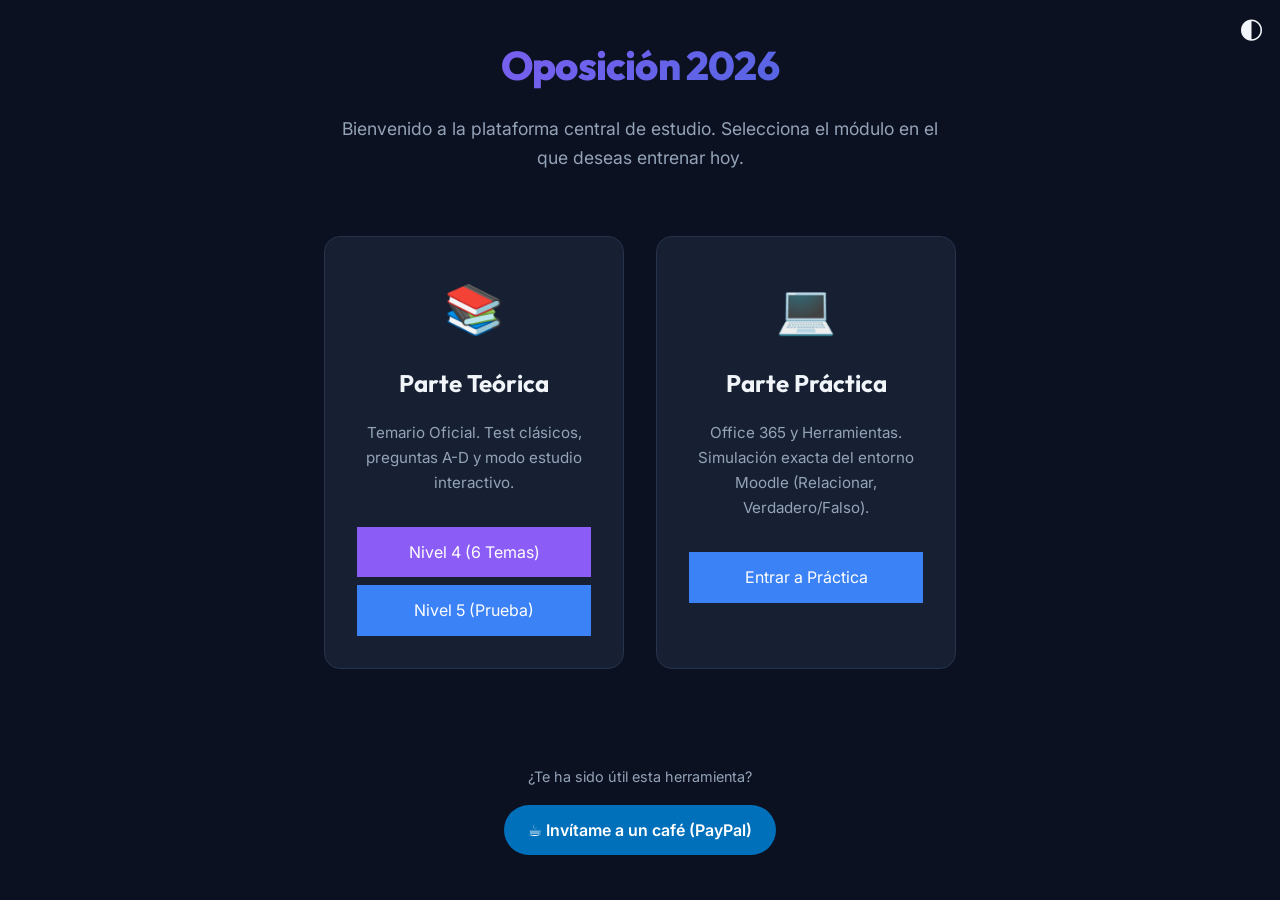
<file: index.html>
<!DOCTYPE html>
<html lang="es" data-theme="dark">
<head>
    <meta charset="UTF-8">
    <meta name="viewport" content="width=device-width, initial-scale=1.0">
    <title>Test Pro 2026 - Hub Principal</title>
    <link href="https://fonts.googleapis.com/css2?family=Inter:wght@400;500;600;700&family=Outfit:wght@500;600;700;800&display=swap" rel="stylesheet">
    <link rel="stylesheet" href="style.css?v=5">
    <style>
        .hub-container {
            display: flex;
            flex-direction: column;
            align-items: center;
            justify-content: center;
            min-height: 80vh;
            gap: 2rem;
            text-align: center;
            padding: 2rem;
        }
        .hub-title {
            font-size: 2.5rem;
            background: linear-gradient(135deg, var(--accent), #4568dc);
            -webkit-background-clip: text;
            -webkit-text-fill-color: transparent;
            margin-bottom: 1rem;
        }
        .hub-subtitle {
            color: var(--text-muted);
            font-size: 1.1rem;
            max-width: 600px;
        }
        .hub-cards {
            display: flex;
            gap: 2rem;
            flex-wrap: wrap;
            justify-content: center;
            margin-top: 2rem;
        }
        .hub-card {
            background: var(--surface);
            border: 1px solid var(--border);
            border-radius: 16px;
            padding: 2rem;
            width: 300px;
            text-decoration: none;
            color: var(--text);
            transition: all 0.3s cubic-bezier(0.4, 0, 0.2, 1);
            display: flex;
            flex-direction: column;
            align-items: center;
            gap: 1rem;
        }
        .hub-card:hover {
            transform: translateY(-10px);
            border-color: var(--accent);
            box-shadow: 0 20px 40px rgba(0, 0, 0, 0.2);
        }
        .hub-card h3 {
            font-size: 1.5rem;
            margin: 0;
        }
        .hub-card p {
            color: var(--text-muted);
            font-size: 0.95rem;
        }
        .hub-icon {
            font-size: 3rem;
        }
        .btn-theme-hub {
            position: absolute;
            top: 1rem;
            right: 1rem;
        }
    </style>
</head>
<body>
    <button id="btn-theme" class="btn-theme-hub" style="background: none; border: none; font-size: 1.5rem; cursor: pointer; color: var(--text);">🌓</button>

    <div class="hub-container">
        <div>
            <h1 class="hub-title">Oposición 2026</h1>
            <p class="hub-subtitle">Bienvenido a la plataforma central de estudio. Selecciona el módulo en el que deseas entrenar hoy.</p>
        </div>

        <div class="hub-cards">
            <div class="hub-card" id="teoria-card">
                <div class="hub-icon">📚</div>
                <h3>Parte Teórica</h3>
                <p>Temario Oficial. Test clásicos, preguntas A-D y modo estudio interactivo.</p>
                <div id="teoria-buttons" style="width: 100%; display: flex; flex-direction: column; gap: 0.5rem; margin-top: 1rem;">
                    <a href="teoria.html?nivel=4" class="btn-accent" style="text-decoration: none; padding: 0.75rem;">Nivel 4 (6 Temas)</a>
                    <a href="teoria.html?nivel=5" class="btn-primary" style="text-decoration: none; padding: 0.75rem;">Nivel 5 (Prueba)</a>
                </div>
            </div>

            <a href="practica.html" class="hub-card">
                <div class="hub-icon">💻</div>
                <h3>Parte Práctica</h3>
                <p>Office 365 y Herramientas. Simulación exacta del entorno Moodle (Relacionar, Verdadero/Falso).</p>
                <div class="btn-primary" style="width: 100%; text-align: center; margin-top: 1rem;">Entrar a Práctica</div>
            </a>
        </div>

        <div style="margin-top: 4rem; text-align: center;">
            <p style="color: var(--text-muted); font-size: 0.9rem; margin-bottom: 1rem;">¿Te ha sido útil esta herramienta?</p>
            <a href="https://paypal.me/DANIELRUBIOVARGAS" target="_blank" rel="noopener noreferrer" style="display: inline-flex; align-items: center; gap: 0.5rem; background: #0070ba; color: white; padding: 0.75rem 1.5rem; border-radius: 2rem; text-decoration: none; font-weight: 600; transition: transform 0.2s;">
                ☕ Invítame a un café (PayPal)
            </a>
        </div>
    </div>

    <script>
        // Simple theme toggle for hub
        const savedTheme = localStorage.getItem('theme') || 'dark';
        document.documentElement.setAttribute('data-theme', savedTheme);
        document.getElementById('btn-theme').addEventListener('click', () => {
            const current = document.documentElement.getAttribute('data-theme');
            const next = current === 'dark' ? 'light' : 'dark';
            document.documentElement.setAttribute('data-theme', next);
            localStorage.setItem('theme', next);
        });
    </script>
</body>
</html>
</file>
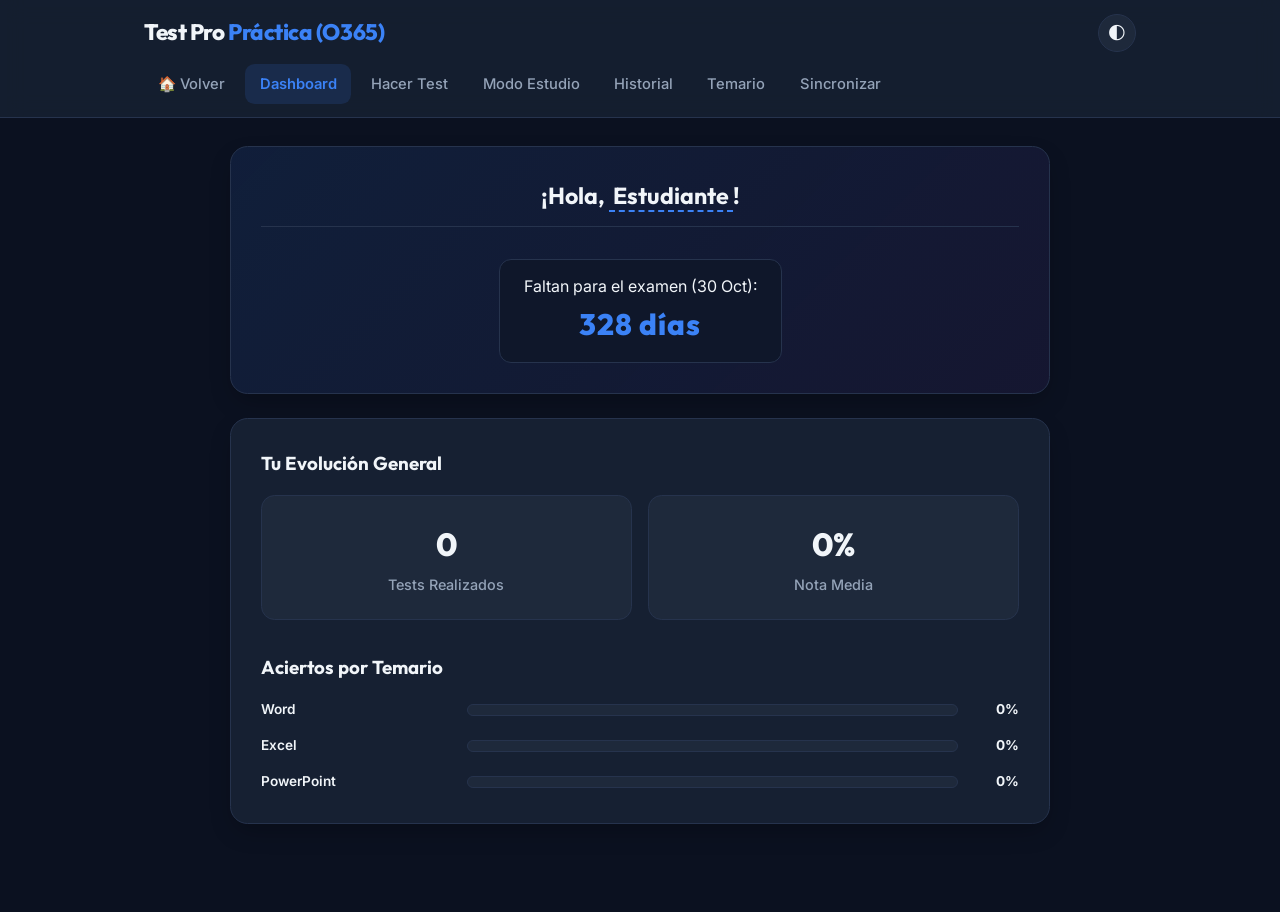
<file: practica.html>
<!DOCTYPE html>
<html lang="es" data-theme="dark">
<head>
    <meta charset="UTF-8">
    <meta name="viewport" content="width=device-width, initial-scale=1.0">
    <title>Test Práctica Office</title>
    <link rel="preconnect" href="https://fonts.googleapis.com">
    <link rel="preconnect" href="https://fonts.gstatic.com" crossorigin>
    <link href="https://fonts.googleapis.com/css2?family=Inter:wght@400;500;600;700&family=Outfit:wght@500;600;700;800&display=swap" rel="stylesheet">
    <link rel="stylesheet" href="style.css?v=5">
</head>
<body>

    <header>
        <div class="header-content">
            <div style="display: flex; justify-content: space-between; align-items: center; width: 100%;">
                <h1>Test Pro <span>Práctica (O365)</span></h1>
                <div style="display: flex; gap: 0.5rem; align-items: center;">
                    <button id="btn-theme" class="btn-theme" title="Alternar Modo Claro/Oscuro">🌓</button>
                    <button id="btn-menu" class="btn-menu">☰</button>
                </div>
            </div>
            <nav id="main-nav" class="main-nav">
                <a href="index.html" class="nav-btn" style="text-decoration:none;">🏠 Volver</a>
                <button id="nav-dashboard" class="nav-btn active">Dashboard</button>
                <button id="nav-config" class="nav-btn">Hacer Test</button>
                <button id="nav-study" class="nav-btn">Modo Estudio</button>
                <button id="nav-history" class="nav-btn">Historial</button>
                <button id="nav-manager" class="nav-btn">Temario</button>
                <button id="nav-sync" class="nav-btn">Sincronizar</button>
            </nav>
        </div>
    </header>

    <main class="main-content">
        <!-- FLOTANTES GLOBALES -->
        <div id="test-floating-progress" class="floating-progress hidden"></div>
        <div id="study-floating-progress" class="floating-progress hidden">0 / 0 Vistas</div>

        <!-- PANTALLA DASHBOARD -->
        <section id="screen-dashboard" class="screen active">
            <div class="card dashboard-header">
                <h2>¡Hola, <span id="user-name" class="editable-name" contenteditable="true" title="Haz clic para editar">Estudiante</span>!</h2>
                <div class="countdown-box">
                    <p class="exam-date-label">Faltan para el examen (30 Oct):</p>
                    <div class="countdown-timer" id="countdown">Cargando...</div>
                </div>
            </div>

            <div class="card">
                <h3>Tu Evolución General</h3>
                <div class="stats-overview">
                    <div class="stat-box">
                        <span class="stat-val" id="dash-total-tests">0</span>
                        <span class="stat-label">Tests Realizados</span>
                    </div>
                    <div class="stat-box">
                        <span class="stat-val" id="dash-avg-score">0%</span>
                        <span class="stat-label">Nota Media</span>
                    </div>
                </div>
                
                <h3 class="margin-top">Aciertos por Temario</h3>
                <div class="charts-container" id="theme-charts">
                    <!-- Barras generadas en JS -->
                </div>
            </div>
        </section>

        <!-- PANTALLA CONFIGURACIÓN -->
        <section id="screen-config" class="screen">
            <div class="card config-card">
                <h2>Configura tu Examen</h2>
                
                <div class="config-group">
                    <label>Modo de vista</label>
                    <div class="toggle-group">
                        <label class="radio-label">
                            <input type="radio" name="view-mode" value="card" checked>
                            <span>Tarjeta (1 a 1)</span>
                        </label>
                        <label class="radio-label">
                            <input type="radio" name="view-mode" value="list">
                            <span>Lista Continua</span>
                        </label>
                    </div>
                </div>

                <div class="config-group">
                    <label>Opciones Adicionales</label>
                    <label class="checkbox-label">
                        <input type="checkbox" id="shuffle-questions" checked>
                        <span>Desordenar Preguntas</span>
                    </label>
                    <label class="checkbox-label">
                        <input type="checkbox" id="shuffle-options" checked>
                        <span>Desordenar Respuestas (A,B,C,D)</span>
                    </label>
                    <label class="checkbox-label">
                        <input type="checkbox" id="hide-letters">
                        <span>Ocultar Letras (A,B,C,D) visualmente</span>
                    </label>
                </div>

                <div class="config-group">
                    <label for="num-questions">Número de Preguntas (<span id="num-val">Todas</span>)</label>
                    <input type="range" id="num-questions" min="1" max="100" value="100">
                    <small>Mueve el deslizador a tope a la derecha para hacer 'Todas'</small>
                </div>

                <div class="config-group">
                    <label>Selecciona Temas a incluir</label>
                    <div class="themes-container" id="themes-container">
                        <!-- Themes injected via JS -->
                    </div>
                    <button class="btn-secondary btn-sm" id="btn-toggle-themes">Marcar/Desmarcar Todos</button>
                </div>

                <button id="btn-start" class="btn-primary btn-large">Comenzar Test Personalizado</button>

                <div style="margin-top: 1.5rem; border-top: 1px solid var(--border); padding-top: 1.5rem; text-align: center;">
                    <p class="text-muted" style="margin-bottom: 0.5rem;">¿Prefieres un simulacro directo?</p>
                    <button id="btn-quick-100" class="btn-accent" style="width: 100%;">Simulacro 100 Preguntas Aleatorias (Todo el Temario)</button>
                </div>
            </div>
        </section>

        <!-- PANTALLA TEST -->
        <section id="screen-test" class="screen">
            <div class="test-header">
                <div class="progress-bar-container">
                    <div id="progress-bar" class="progress-bar"></div>
                </div>
                <div class="test-meta">
                    <span id="question-counter">Pregunta 1 de 10</span>
                    <div class="test-controls-inline">
                        <label class="auto-advance-pill" id="auto-advance-wrap" title="Pasa automáticamente a la siguiente pregunta al elegir una opción de respuesta única">
                            <input type="checkbox" id="auto-advance-toggle">
                            <span>⚡ Avance auto</span>
                        </label>
                        <button id="btn-finish-top" class="btn-accent btn-sm">Finalizar Test</button>
                    </div>
                </div>
            </div>

            <div id="questions-container">
                <!-- Questions injected via JS -->
            </div>

            <div class="test-footer">
                <button id="btn-prev" class="btn-secondary hidden">⬅ Anterior</button>
                <button id="btn-next" class="btn-primary hidden">Siguiente ➡</button>
                <button id="btn-finish" class="btn-accent hidden">🏁 Finalizar y Corregir</button>
            </div>
            <div id="keyboard-hint" class="keyboard-hint">💡 Atajos en PC: <b>A-D</b> o <b>1-4</b> para responder · <b>⬅ ➡</b> para navegar · Clic en la misma opción para dejar en blanco</div>
        </section>

        <!-- PANTALLA RESULTADOS -->
        <section id="screen-results" class="screen">
            <div class="card results-card">
                <h2>Resultados del Test</h2>
                <div class="score-circle">
                    <svg viewBox="0 0 36 36" class="circular-chart">
                        <path class="circle-bg"
                        d="M18 2.0845
                            a 15.9155 15.9155 0 0 1 0 31.831
                            a 15.9155 15.9155 0 0 1 0 -31.831"
                        />
                        <path class="circle" id="score-circle-path"
                        stroke-dasharray="0, 100"
                        d="M18 2.0845
                            a 15.9155 15.9155 0 0 1 0 31.831
                            a 15.9155 15.9155 0 0 1 0 -31.831"
                        />
                        <text x="18" y="20.35" class="percentage" id="score-text">0%</text>
                    </svg>
                </div>
                <div class="stats">
                    <div class="stat-box correct">
                        <span class="stat-val" id="res-correct">0</span>
                        <span class="stat-label">Correctas</span>
                    </div>
                    <div class="stat-box incorrect">
                        <span class="stat-val" id="res-incorrect">0</span>
                        <span class="stat-label">Falladas</span>
                    </div>
                    <div class="stat-box omitted">
                        <span class="stat-val" id="res-omitted">0</span>
                        <span class="stat-label">En Blanco</span>
                    </div>
                </div>
                <div class="results-actions">
                    <button id="btn-review" class="btn-secondary">Repasar Fallos</button>
                    <button id="btn-home" class="btn-primary">Ir al Dashboard</button>
                </div>
            </div>

            <!-- Review Section -->
            <div id="review-container" class="hidden">
                <h3 class="review-title">Revisión de Errores</h3>
                <div id="review-questions"></div>
            </div>
        </section>

        <!-- PANTALLA CONFIGURACIÓN ESTUDIO -->
        <section id="screen-study-config" class="screen">
            <div class="card config-card">
                <h2>Configura tu Modo Estudio</h2>
                <p class="text-muted" style="margin-bottom: 1.5rem;">Repasa las preguntas a tu ritmo. Te diremos al instante cuál es la correcta sin guardar nota.</p>
                
                <div class="config-group">
                    <label>Filtros de Estudio</label>
                    <label class="checkbox-label" style="border-left: 4px solid var(--danger);">
                        <input type="checkbox" id="study-only-failed">
                        <span>Estudiar SOLO las preguntas que tengo en Fallos Acumulados</span>
                    </label>
                    <label class="checkbox-label">
                        <input type="checkbox" id="study-original-order">
                        <span>Mantener Orden Original de Preguntas</span>
                    </label>
                    <label class="checkbox-label">
                        <input type="checkbox" id="study-shuffle-options">
                        <span>Desordenar Respuestas (A,B,C,D)</span>
                    </label>
                    <label class="checkbox-label">
                        <input type="checkbox" id="study-hide-letters">
                        <span>Ocultar Letras (A,B,C,D) visualmente</span>
                    </label>
                </div>

                <div class="config-group" id="study-themes-group">
                    <label>Selecciona Temas a repasar</label>
                    <div class="themes-container" id="study-themes-container">
                        <!-- Themes injected via JS -->
                    </div>
                    <button class="btn-secondary btn-sm" id="btn-toggle-study-themes">Marcar/Desmarcar Todos</button>
                </div>

                <button id="btn-start-study" class="btn-accent btn-large">Comenzar a Estudiar</button>
            </div>
        </section>

        <!-- PANTALLA EJECUCIÓN ESTUDIO -->
        <section id="screen-study-run" class="screen">
            <div class="test-header">
                <div class="progress-bar-container">
                    <div id="study-progress-bar" class="progress-bar" style="background: var(--accent);"></div>
                </div>
                <div class="test-meta">
                    <span id="study-question-counter"></span>
                </div>
                <p class="text-muted" style="text-align: center; margin-top: 1rem; font-size: 0.85rem;">Las respuestas correctas se iluminarán automáticamente a medida que vayas haciendo scroll.</p>
            </div>

            <div id="study-questions-container">
                <!-- Question injected via JS -->
            </div>

            <div class="test-footer" style="justify-content: flex-end;">
                <button id="btn-study-finish" class="btn-secondary">Terminar Sesión</button>
            </div>
        </section>

        <!-- PANTALLA HISTORIAL -->
        <section id="screen-history" class="screen">
            <div class="card history-card">
                <h2>Historial de Exámenes</h2>
                
                <div class="history-actions">
                    <button id="btn-clear-history" class="btn-danger btn-sm">Borrar TODO el Historial</button>
                    <button id="btn-test-failed" class="btn-accent btn-sm">Test de Fallos Acumulados</button>
                </div>

                <div class="history-list" id="history-list">
                    <!-- History injected via JS -->
                </div>
            </div>
        </section>
        
        <!-- PANTALLA REVISIÓN DETALLE HISTORIAL -->
        <section id="screen-history-detail" class="screen">
            <div class="card">
                <div class="detail-header">
                    <h2>Detalle del Examen</h2>
                    <button id="btn-back-history" class="btn-secondary btn-sm">Volver al Historial</button>
                </div>
                <p id="detail-meta" class="text-muted"></p>
                <div class="results-actions" style="margin: 1rem 0;">
                    <button id="btn-repeat-exam" class="btn-accent">Repetir Exactamente Igual</button>
                </div>
                <div id="detail-questions"></div>
            </div>
        </section>

        <!-- PANTALLA TEMARIO / GESTOR DB -->
        <section id="screen-manager" class="screen">
            <div class="card">
                <h2>Base de Datos / Temario</h2>
                <p class="text-muted">Busca, comprueba y corrige posibles erratas. Los cambios se guardan localmente.</p>
                <input type="text" id="search-db" class="input-text" placeholder="Buscar preguntas...">
                <div class="db-list" id="db-list">
                    <!-- Questions injected via JS -->
                </div>
            </div>
        </section>

        <!-- PANTALLA SINCRONIZACIÓN -->
        <section id="screen-sync" class="screen">
            <div class="card">
                <h2>Sincronización de Progreso</h2>
                <div style="background: rgba(139, 92, 246, 0.1); border-left: 4px solid var(--accent); padding: 1rem; border-radius: 4px; margin-bottom: 1.5rem;">
                    <h3 style="color: var(--accent); margin-top: 0;">¿Por qué mi progreso no aparece en mi móvil?</h3>
                    <p style="font-size: 0.95rem; line-height: 1.5; margin-bottom: 0.5rem;">
                        Por privacidad y para que la web funcione rapidísimo (incluso sin internet), tus notas, fallos y ediciones <strong>se guardan de forma física en la memoria de este dispositivo</strong> (no en la nube de una empresa).
                    </p>
                    <p style="font-size: 0.95rem; line-height: 1.5; margin-bottom: 0;">
                        Si quieres continuar estudiando en tu móvil (o viceversa) sin perder tus estadísticas, solo tienes que seguir estos dos pasos:
                        <br>1. Haz clic en <strong>Exportar</strong> y envíate el archivo resultante por WhatsApp o Email.
                        <br>2. Abre esta web en tu otro dispositivo, haz clic en <strong>Importar</strong> y selecciona ese archivo.
                    </p>
                </div>

                <div style="display: flex; flex-direction: column; gap: 1rem; margin-top: 2rem;">
                    <button id="btn-export-data" class="btn-primary btn-large">📤 Exportar mis datos (Descargar Backup)</button>
                    <button id="btn-import-data" class="btn-secondary btn-large">📥 Importar datos (Cargar Backup)</button>
                    <input type="file" id="file-import" style="display: none;" accept=".json">
                </div>
            </div>
        </section>

    </main>

    <!-- MODAL EDICIÓN PREGUNTA -->
    <div id="edit-modal" class="modal hidden">
        <div class="modal-content card">
            <h3>Editar Pregunta</h3>
            <label>Pregunta:</label>
            <textarea id="edit-q-text" class="input-text" rows="3"></textarea>
            
            <label>Opciones:</label>
            <div id="edit-q-options"></div>
            
            <label>Respuesta Correcta (letra):</label>
            <input type="text" id="edit-q-correct" class="input-text" maxlength="1" style="width: 50px;">
            
            <div class="modal-actions">
                <button id="btn-save-edit" class="btn-primary">Guardar</button>
                <button id="btn-cancel-edit" class="btn-secondary">Cancelar</button>
            </div>
        </div>
    </div>

    <!-- Scripts -->
    <script src="datos_practica.js?v=5"></script>
    <script src="app_practica.js?v=5"></script>
</body>
</html>
</file>
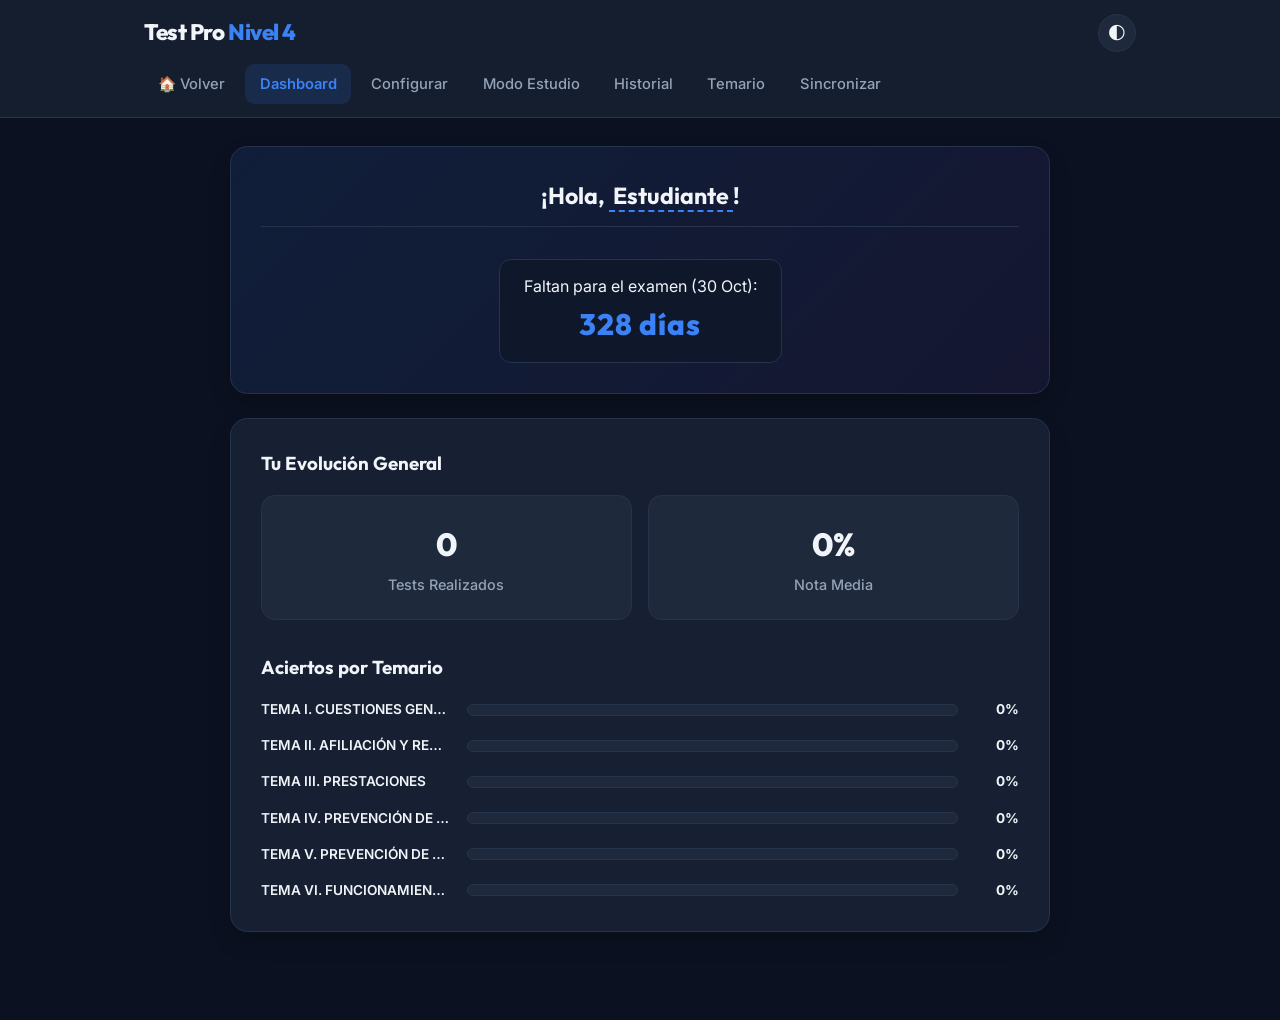
<file: teoria.html>
<!DOCTYPE html>
<html lang="es" data-theme="dark">
<head>
    <meta charset="UTF-8">
    <meta name="viewport" content="width=device-width, initial-scale=1.0">
    <title>Test Platform V2 - Temario 2026</title>
    <link rel="preconnect" href="https://fonts.googleapis.com">
    <link rel="preconnect" href="https://fonts.gstatic.com" crossorigin>
    <link href="https://fonts.googleapis.com/css2?family=Inter:wght@400;500;600;700&family=Outfit:wght@500;600;700;800&display=swap" rel="stylesheet">
    <link rel="stylesheet" href="style.css?v=5">
</head>
<body>

    <header>
        <div class="header-content">
            <div style="display: flex; justify-content: space-between; align-items: center; width: 100%;">
                <h1>Test Pro <span id="header-level-title">Nivel X</span></h1>
                <div style="display: flex; gap: 0.5rem; align-items: center;">
                    <button id="btn-theme" class="btn-theme" title="Alternar Modo Claro/Oscuro">🌓</button>
                    <button id="btn-menu" class="btn-menu">☰</button>
                </div>
            </div>
            <nav id="main-nav" class="main-nav">
                <a href="index.html" class="nav-btn" style="text-decoration:none;">🏠 Volver</a>
                <button id="nav-dashboard" class="nav-btn active">Dashboard</button>
                <button id="nav-config" class="nav-btn">Configurar</button>
                <button id="nav-study" class="nav-btn">Modo Estudio</button>
                <button id="nav-history" class="nav-btn">Historial</button>
                <button id="nav-manager" class="nav-btn">Temario</button>
                <button id="nav-sync" class="nav-btn">Sincronizar</button>
            </nav>
        </div>
    </header>

    <main class="main-content">
        <!-- FLOTANTES GLOBALES -->
        <div id="test-floating-progress" class="floating-progress hidden"></div>
        <div id="study-floating-progress" class="floating-progress hidden">0 / 0 Vistas</div>
        
        <!-- PANTALLA DASHBOARD -->
        <section id="screen-dashboard" class="screen active">
            <div class="card dashboard-header">
                <h2>¡Hola, <span id="user-name" class="editable-name" contenteditable="true" title="Haz clic para editar">Estudiante</span>!</h2>
                <div class="countdown-box">
                    <p class="exam-date-label">Faltan para el examen (30 Oct):</p>
                    <div class="countdown-timer" id="countdown">Cargando...</div>
                </div>
            </div>

            <div class="card">
                <h3>Tu Evolución General</h3>
                <div class="stats-overview">
                    <div class="stat-box">
                        <span class="stat-val" id="dash-total-tests">0</span>
                        <span class="stat-label">Tests Realizados</span>
                    </div>
                    <div class="stat-box">
                        <span class="stat-val" id="dash-avg-score">0%</span>
                        <span class="stat-label">Nota Media</span>
                    </div>
                </div>
                
                <h3 class="margin-top">Aciertos por Temario</h3>
                <div class="charts-container" id="theme-charts">
                    <!-- Barras generadas en JS -->
                </div>
            </div>
        </section>

        <!-- PANTALLA CONFIGURACIÓN -->
        <section id="screen-config" class="screen">
            <div class="card config-card">
                <h2>Configura tu Examen</h2>
                
                <div class="config-group">
                    <label>Modo de vista</label>
                    <div class="toggle-group">
                        <label class="radio-label">
                            <input type="radio" name="view-mode" value="card" checked>
                            <span>Tarjeta (1 a 1)</span>
                        </label>
                        <label class="radio-label">
                            <input type="radio" name="view-mode" value="list">
                            <span>Lista Continua</span>
                        </label>
                    </div>
                </div>

                <div class="config-group">
                    <label>Opciones Adicionales</label>
                    <label class="checkbox-label">
                        <input type="checkbox" id="shuffle-questions" checked>
                        <span>Desordenar Preguntas</span>
                    </label>
                    <label class="checkbox-label">
                        <input type="checkbox" id="shuffle-options" checked>
                        <span>Desordenar Respuestas (A,B,C,D)</span>
                    </label>
                    <label class="checkbox-label">
                        <input type="checkbox" id="hide-letters">
                        <span>Ocultar Letras (A,B,C,D) visualmente</span>
                    </label>
                </div>

                <div class="config-group">
                    <label for="num-questions">Número de Preguntas (<span id="num-val">Todas</span>)</label>
                    <input type="range" id="num-questions" min="1" max="100" value="100">
                    <small>Mueve el deslizador a tope a la derecha para hacer 'Todas'</small>
                </div>

                <div class="config-group">
                    <label>Selecciona Temas a incluir</label>
                    <div class="themes-container" id="themes-container">
                        <!-- Themes injected via JS -->
                    </div>
                    <button class="btn-secondary btn-sm" id="btn-toggle-themes">Marcar/Desmarcar Todos</button>
                </div>

                <button id="btn-start" class="btn-primary btn-large">Comenzar Test Personalizado</button>

                <div style="margin-top: 1.5rem; border-top: 1px solid var(--border); padding-top: 1.5rem; text-align: center;">
                    <p class="text-muted" style="margin-bottom: 0.5rem;">¿Prefieres un simulacro directo?</p>
                    <button id="btn-quick-100" class="btn-accent" style="width: 100%;">Simulacro 100 Preguntas Aleatorias (Todo el Temario)</button>
                </div>
            </div>
        </section>

        <!-- PANTALLA EXAMEN -->
        <section id="screen-test" class="screen">
            <div class="test-header">
                <div class="progress-bar-container">
                    <div id="progress-bar" class="progress-bar"></div>
                </div>
                <div class="test-meta">
                    <span id="question-counter">Pregunta 1 de 10</span>
                    <div class="test-controls-inline">
                        <label class="auto-advance-pill" id="auto-advance-wrap" title="Pasa automáticamente a la siguiente pregunta al elegir una opción">
                            <input type="checkbox" id="auto-advance-toggle">
                            <span>⚡ Avance auto</span>
                        </label>
                        <button id="btn-finish-top" class="btn-accent btn-sm">Finalizar Test</button>
                    </div>
                </div>
            </div>

            <div id="questions-container">
                <!-- Questions injected via JS -->
            </div>

            <div class="test-footer">
                <button id="btn-prev" class="btn-secondary hidden">⬅ Anterior</button>
                <button id="btn-next" class="btn-primary hidden">Siguiente ➡</button>
                <button id="btn-finish" class="btn-accent hidden">🏁 Finalizar y Corregir</button>
            </div>
            <div id="keyboard-hint" class="keyboard-hint">💡 Atajos en PC: <b>A-D</b> o <b>1-4</b> para responder · <b>⬅ ➡</b> para navegar · Clic en la misma opción para dejar en blanco</div>
        </section>

        <!-- PANTALLA RESULTADOS -->
        <section id="screen-results" class="screen">
            <div class="card results-card">
                <h2>Resultados del Test</h2>
                <div class="score-circle">
                    <svg viewBox="0 0 36 36" class="circular-chart">
                        <path class="circle-bg"
                        d="M18 2.0845
                            a 15.9155 15.9155 0 0 1 0 31.831
                            a 15.9155 15.9155 0 0 1 0 -31.831"
                        />
                        <path class="circle" id="score-circle-path"
                        stroke-dasharray="0, 100"
                        d="M18 2.0845
                            a 15.9155 15.9155 0 0 1 0 31.831
                            a 15.9155 15.9155 0 0 1 0 -31.831"
                        />
                        <text x="18" y="20.35" class="percentage" id="score-text">0%</text>
                    </svg>
                </div>
                <div class="stats">
                    <div class="stat-box correct">
                        <span class="stat-val" id="res-correct">0</span>
                        <span class="stat-label">Correctas</span>
                    </div>
                    <div class="stat-box incorrect">
                        <span class="stat-val" id="res-incorrect">0</span>
                        <span class="stat-label">Falladas</span>
                    </div>
                    <div class="stat-box omitted">
                        <span class="stat-val" id="res-omitted">0</span>
                        <span class="stat-label">En Blanco</span>
                    </div>
                </div>
                <div class="results-actions">
                    <button id="btn-review" class="btn-secondary">Repasar Fallos</button>
                    <button id="btn-home" class="btn-primary">Ir al Dashboard</button>
                </div>
            </div>

            <!-- Review Section -->
            <div id="review-container" class="hidden">
                <h3 class="review-title">Revisión de Errores</h3>
                <div id="review-questions"></div>
            </div>
        </section>

        <!-- PANTALLA CONFIGURACIÓN ESTUDIO -->
        <section id="screen-study-config" class="screen">
            <div class="card config-card">
                <h2>Configura tu Modo Estudio</h2>
                <p class="text-muted" style="margin-bottom: 1.5rem;">Repasa las preguntas a tu ritmo. Te diremos al instante cuál es la correcta sin guardar nota.</p>
                
                <div class="config-group">
                    <label>Filtros de Estudio</label>
                    <label class="checkbox-label" style="border-left: 4px solid var(--danger);">
                        <input type="checkbox" id="study-only-failed">
                        <span>Estudiar SOLO las preguntas que tengo en Fallos Acumulados</span>
                    </label>
                    <label class="checkbox-label">
                        <input type="checkbox" id="study-original-order">
                        <span>Mantener Orden Original de Preguntas</span>
                    </label>
                    <label class="checkbox-label">
                        <input type="checkbox" id="study-shuffle-options">
                        <span>Desordenar Respuestas (A,B,C,D)</span>
                    </label>
                    <label class="checkbox-label">
                        <input type="checkbox" id="study-hide-letters">
                        <span>Ocultar Letras (A,B,C,D) visualmente</span>
                    </label>
                </div>

                <div class="config-group" id="study-themes-group">
                    <label>Selecciona Temas a repasar</label>
                    <div class="themes-container" id="study-themes-container">
                        <!-- Themes injected via JS -->
                    </div>
                    <button class="btn-secondary btn-sm" id="btn-toggle-study-themes">Marcar/Desmarcar Todos</button>
                </div>

                <button id="btn-start-study" class="btn-accent btn-large">Comenzar a Estudiar</button>
            </div>
        </section>

        <!-- PANTALLA EJECUCIÓN ESTUDIO -->
        <section id="screen-study-run" class="screen">
            <div class="test-header">
                <div class="progress-bar-container">
                    <div id="study-progress-bar" class="progress-bar" style="background: var(--accent);"></div>
                </div>
                <div class="test-meta">
                    <span id="study-question-counter"></span>
                </div>
                <p class="text-muted" style="text-align: center; margin-top: 1rem; font-size: 0.85rem;">Las respuestas correctas se iluminarán automáticamente a medida que vayas haciendo scroll.</p>
            </div>

            <div id="study-questions-container">
                <!-- Question injected via JS -->
            </div>

            <div class="test-footer" style="justify-content: flex-end;">
                <button id="btn-study-finish" class="btn-secondary">Terminar Sesión</button>
            </div>
        </section>

        <!-- PANTALLA HISTORIAL -->
        <section id="screen-history" class="screen">
            <div class="card history-card">
                <h2>Historial de Exámenes</h2>
                
                <div class="history-actions">
                    <button id="btn-clear-history" class="btn-danger btn-sm">Borrar TODO el Historial</button>
                    <button id="btn-test-failed" class="btn-accent btn-sm">Test de Fallos Acumulados</button>
                </div>

                <div class="history-list" id="history-list">
                    <!-- History injected via JS -->
                </div>
            </div>
        </section>
        
        <!-- PANTALLA REVISIÓN DETALLE HISTORIAL -->
        <section id="screen-history-detail" class="screen">
            <div class="card">
                <div class="detail-header">
                    <h2>Detalle del Examen</h2>
                    <button id="btn-back-history" class="btn-secondary btn-sm">Volver al Historial</button>
                </div>
                <p id="detail-meta" class="text-muted"></p>
                <div class="results-actions" style="margin: 1rem 0;">
                    <button id="btn-repeat-exam" class="btn-accent">Repetir Exactamente Igual</button>
                </div>
                <div id="detail-questions"></div>
            </div>
        </section>

        <!-- PANTALLA TEMARIO / GESTOR DB -->
        <section id="screen-manager" class="screen">
            <div class="card">
                <h2>Base de Datos / Temario</h2>
                <p class="text-muted">Busca, comprueba y corrige posibles erratas. Los cambios se guardan localmente.</p>
                <input type="text" id="search-db" class="input-text" placeholder="Buscar preguntas...">
                <div class="db-list" id="db-list">
                    <!-- Questions injected via JS -->
                </div>
            </div>
        </section>

        <!-- PANTALLA SINCRONIZACIÓN -->
        <section id="screen-sync" class="screen">
            <div class="card">
                <h2>Sincronización de Progreso</h2>
                <div style="background: rgba(139, 92, 246, 0.1); border-left: 4px solid var(--accent); padding: 1rem; border-radius: 4px; margin-bottom: 1.5rem;">
                    <h3 style="color: var(--accent); margin-top: 0;">¿Por qué mi progreso no aparece en mi móvil?</h3>
                    <p style="font-size: 0.95rem; line-height: 1.5; margin-bottom: 0.5rem;">
                        Por privacidad y para que la web funcione rapidísimo (incluso sin internet), tus notas, fallos y ediciones <strong>se guardan de forma física en la memoria de este dispositivo</strong> (no en la nube de una empresa).
                    </p>
                    <p style="font-size: 0.95rem; line-height: 1.5; margin-bottom: 0;">
                        Si quieres continuar estudiando en tu móvil (o viceversa) sin perder tus estadísticas, solo tienes que seguir estos dos pasos:
                        <br>1. Haz clic en <strong>Exportar</strong> y envíate el archivo resultante por WhatsApp o Email.
                        <br>2. Abre esta web en tu otro dispositivo, haz clic en <strong>Importar</strong> y selecciona ese archivo.
                    </p>
                </div>

                <div style="display: flex; flex-direction: column; gap: 1rem; margin-top: 2rem;">
                    <button id="btn-export-data" class="btn-primary btn-large">📤 Exportar mis datos (Descargar Backup)</button>
                    <button id="btn-import-data" class="btn-secondary btn-large">📥 Importar datos (Cargar Backup)</button>
                    <input type="file" id="file-import" style="display: none;" accept=".json">
                </div>
            </div>
        </section>

    </main>

    <!-- MODAL EDICIÓN PREGUNTA -->
    <div id="edit-modal" class="modal hidden">
        <div class="modal-content card">
            <h3>Editar Pregunta</h3>
            <label>Pregunta:</label>
            <textarea id="edit-q-text" class="input-text" rows="3"></textarea>
            
            <label>Opciones:</label>
            <div id="edit-q-options"></div>
            
            <label>Respuesta Correcta (letra):</label>
            <input type="text" id="edit-q-correct" class="input-text" maxlength="1" style="width: 50px;">
            
            <div class="modal-actions">
                <button id="btn-save-edit" class="btn-primary">Guardar</button>
                <button id="btn-cancel-edit" class="btn-secondary">Cancelar</button>
            </div>
        </div>
    </div>

    <!-- Scripts -->
    <script>
        const urlParams = new URLSearchParams(window.location.search);
        const nivel = urlParams.get('nivel') || '4';
        window.STORAGE_PREFIX = `L${nivel}_`;
        window.CURRENT_LEVEL = `Nivel ${nivel}`;
        document.getElementById('header-level-title').textContent = window.CURRENT_LEVEL;
        
        const dataScript = document.createElement('script');
        dataScript.src = `datos_nivel${nivel}.js?v=5`;
        dataScript.onload = () => {
            const appScript = document.createElement('script');
            appScript.src = 'app.js?v=5';
            document.body.appendChild(appScript);
        };
        document.body.appendChild(dataScript);
    </script>
</body>
</html>
</file>
<file: style.css>
@import url('https://fonts.googleapis.com/css2?family=Inter:wght@400;500;600;700&family=Outfit:wght@500;600;700;800&display=swap');

:root {
    /* Dark Theme (Default) - Softer, eye-friendly slate palette */
    --bg-color: #0b1120;
    --card-bg: #162032;
    --surface: #162032;
    --text-color: #f1f5f9;
    --text: #f1f5f9;
    --text-muted: #94a3b8;
    --primary: #3b82f6;
    --primary-hover: #2563eb;
    --secondary: #1e293b;
    --secondary-hover: #283548;
    --accent: #8b5cf6;
    --accent-hover: #7c3aed;
    --success: #10b981;
    --danger: #ef4444;
    --warning: #f59e0b;
    --border: #26334d;
    --input-bg: #0f172a;
    
    --font-main: 'Inter', system-ui, -apple-system, sans-serif;
    --font-display: 'Outfit', system-ui, -apple-system, sans-serif;
    --transition: all 0.22s cubic-bezier(0.4, 0, 0.2, 1);
    --shadow-sm: 0 4px 12px rgba(0, 0, 0, 0.15);
    --shadow-md: 0 10px 25px -5px rgba(0, 0, 0, 0.28);
}

[data-theme="light"] {
    --bg-color: #f1f5f9;
    --card-bg: #ffffff;
    --surface: #ffffff;
    --text-color: #0f172a;
    --text: #0f172a;
    --text-muted: #64748b;
    --primary: #2563eb;
    --primary-hover: #1d4ed8;
    --secondary: #f8fafc;
    --secondary-hover: #e2e8f0;
    --border: #cbd5e1;
    --input-bg: #ffffff;
    --shadow-sm: 0 2px 8px rgba(15, 23, 42, 0.06);
    --shadow-md: 0 10px 25px -5px rgba(15, 23, 42, 0.08);
}

* {
    margin: 0;
    padding: 0;
    box-sizing: border-box;
}

body {
    font-family: var(--font-main);
    background-color: var(--bg-color);
    color: var(--text-color);
    line-height: 1.65;
    min-height: 100vh;
    display: flex;
    flex-direction: column;
    transition: background-color 0.3s, color 0.3s;
    -webkit-font-smoothing: antialiased;
}

h1, h2, h3, .stat-val, .countdown-timer, .hist-score, .option-letter {
    font-family: var(--font-display);
}

/* Header */
header {
    background-color: rgba(22, 32, 50, 0.88);
    backdrop-filter: blur(12px);
    -webkit-backdrop-filter: blur(12px);
    border-bottom: 1px solid var(--border);
    position: sticky;
    top: 0;
    z-index: 100;
    transition: background-color 0.3s;
}

[data-theme="light"] header {
    background-color: rgba(255, 255, 255, 0.9);
}

.header-content {
    max-width: 1040px;
    margin: 0 auto;
    padding: 0.85rem 1.5rem;
    display: flex;
    justify-content: space-between;
    align-items: center;
    flex-wrap: wrap;
    gap: 0.75rem;
}

h1 {
    font-size: 1.4rem;
    font-weight: 800;
    letter-spacing: -0.02em;
}

h1 span {
    color: var(--primary);
}

.main-nav {
    display: flex;
    gap: 0.35rem;
    flex-wrap: wrap;
}

nav .nav-btn {
    background: none;
    border: none;
    color: var(--text-muted);
    font-size: 0.92rem;
    font-weight: 500;
    font-family: var(--font-main);
    cursor: pointer;
    padding: 0.5rem 0.9rem;
    border-radius: 0.6rem;
    transition: var(--transition);
}

nav .nav-btn:hover {
    color: var(--text-color);
    background-color: var(--secondary);
}

nav .nav-btn.active {
    color: var(--primary);
    background-color: rgba(59, 130, 246, 0.14);
    font-weight: 600;
}

.btn-theme {
    background: var(--secondary);
    border: 1px solid var(--border);
    border-radius: 50%;
    width: 38px;
    height: 38px;
    font-size: 1.1rem;
    cursor: pointer;
    transition: var(--transition);
    color: var(--text-color);
}
.btn-theme:hover {
    background: var(--secondary-hover);
    transform: translateY(-1px);
}

.btn-menu {
    display: none;
    background: var(--secondary);
    border: 1px solid var(--border);
    border-radius: 0.5rem;
    width: 38px;
    height: 38px;
    font-size: 1.2rem;
    cursor: pointer;
    color: var(--text-color);
    transition: var(--transition);
}
.btn-menu:hover { background: var(--secondary-hover); }

/* Main */
main {
    flex: 1;
    max-width: 860px;
    width: 100%;
    margin: 0 auto;
    padding: 1.75rem 1.25rem 4rem;
}

.screen {
    display: none;
    animation: fadeIn 0.28s ease-out forwards;
}
.screen.active { display: block; }

@keyframes fadeIn {
    from { opacity: 0; transform: translateY(8px); }
    to { opacity: 1; transform: none; }
}

.card {
    background-color: var(--card-bg);
    border-radius: 1.1rem;
    padding: 1.85rem;
    box-shadow: var(--shadow-md);
    border: 1px solid var(--border);
    margin-bottom: 1.5rem;
    transition: background-color 0.3s;
}

h2 {
    font-size: 1.45rem;
    margin-bottom: 1.25rem;
    font-weight: 700;
    border-bottom: 1px solid var(--border);
    padding-bottom: 0.65rem;
}
h3 { margin-bottom: 1rem; font-weight: 700; }
.margin-top { margin-top: 2rem; }
.text-muted { color: var(--text-muted); font-size: 0.92rem; }

/* Dashboard */
.dashboard-header {
    text-align: center;
    background: linear-gradient(135deg, rgba(59, 130, 246, 0.12), rgba(139, 92, 246, 0.08));
}
.editable-name {
    border-bottom: 2px dashed var(--primary);
    cursor: pointer;
    outline: none;
    padding: 0 0.25rem;
}
.countdown-box {
    margin-top: 0.75rem;
    padding: 0.85rem 1.5rem;
    background: var(--input-bg);
    border: 1px solid var(--border);
    border-radius: 0.75rem;
    display: inline-block;
}
.countdown-timer {
    font-size: 1.85rem;
    font-weight: 800;
    color: var(--primary);
    letter-spacing: 1px;
}

.stats-overview {
    display: flex;
    gap: 1rem;
}
.stat-box {
    background: var(--secondary);
    border: 1px solid var(--border);
    padding: 1.35rem;
    border-radius: 0.85rem;
    text-align: center;
    flex: 1;
}
.stat-val { display: block; font-size: 2rem; font-weight: 800; }
.stat-label { font-size: 0.9rem; color: var(--text-muted); font-weight: 500; }

/* Charts */
.charts-container {
    display: flex;
    flex-direction: column;
    gap: 0.85rem;
}
.chart-bar-wrap {
    display: flex;
    align-items: center;
    gap: 1rem;
}
.chart-label {
    width: 190px;
    font-size: 0.85rem;
    font-weight: 600;
    white-space: nowrap;
    overflow: hidden;
    text-overflow: ellipsis;
}
.chart-track {
    flex: 1;
    height: 12px;
    background: var(--secondary);
    border-radius: 999px;
    overflow: hidden;
    border: 1px solid var(--border);
}
.chart-fill {
    height: 100%;
    background: linear-gradient(90deg, var(--primary), var(--accent));
    width: 0%;
    transition: width 0.8s ease-out;
    border-radius: 999px;
}
.chart-val { width: 45px; font-size: 0.85rem; font-weight: 700; text-align: right; }

/* Form Config */
.config-group { margin-bottom: 1.5rem; }
.config-group > label {
    display: block;
    margin-bottom: 0.6rem;
    font-weight: 600;
    font-size: 0.95rem;
    color: var(--text-muted);
}

.toggle-group { display: flex; gap: 0.85rem; }
.radio-label {
    flex: 1;
    background: var(--secondary);
    padding: 0.95rem;
    border-radius: 0.75rem;
    text-align: center;
    cursor: pointer;
    border: 2px solid var(--border);
    transition: var(--transition);
}
.radio-label input { display: none; }
.radio-label span { font-weight: 600; color: var(--text-color); }
.radio-label:has(input:checked) {
    background: rgba(59, 130, 246, 0.14);
    border-color: var(--primary);
}

.checkbox-label {
    display: flex;
    align-items: center;
    gap: 0.8rem;
    padding: 0.8rem 1rem;
    background: var(--secondary);
    border: 1px solid var(--border);
    border-radius: 0.65rem;
    margin-bottom: 0.5rem;
    cursor: pointer;
    transition: var(--transition);
    color: var(--text-color);
    font-weight: 500;
}
.checkbox-label:hover { background: var(--secondary-hover); }
.checkbox-label input[type="checkbox"] {
    width: 1.2rem;
    height: 1.2rem;
    accent-color: var(--primary);
    flex-shrink: 0;
}

input[type="range"] { width: 100%; accent-color: var(--primary); margin-bottom: 0.25rem; cursor: pointer; }
.themes-container {
    max-height: 240px;
    overflow-y: auto;
    background: var(--input-bg);
    border-radius: 0.75rem;
    padding: 0.85rem;
    margin-bottom: 0.65rem;
    border: 1px solid var(--border);
}
.theme-item { font-size: 0.9rem; padding: 0.6rem 0.85rem; }

/* Inputs */
.input-text {
    width: 100%;
    padding: 0.8rem 1rem;
    border-radius: 0.65rem;
    border: 1px solid var(--border);
    background: var(--input-bg);
    color: var(--text-color);
    font-family: var(--font-main);
    font-size: 0.95rem;
    margin-bottom: 1rem;
}
.input-text:focus { outline: none; border-color: var(--primary); box-shadow: 0 0 0 3px rgba(59, 130, 246, 0.15); }

/* Buttons */
button {
    font-family: var(--font-main);
    cursor: pointer;
    border: none;
    border-radius: 0.65rem;
    font-weight: 600;
    font-size: 0.95rem;
    transition: var(--transition);
    display: inline-flex;
    align-items: center;
    justify-content: center;
    gap: 0.4rem;
}
.btn-primary { background-color: var(--primary); color: white; padding: 0.75rem 1.5rem; }
.btn-primary:hover { background-color: var(--primary-hover); transform: translateY(-1px); }
.btn-secondary { background-color: var(--secondary); color: var(--text-color); padding: 0.75rem 1.5rem; border: 1px solid var(--border); }
.btn-secondary:hover { background-color: var(--secondary-hover); }
.btn-accent { background-color: var(--accent); color: white; padding: 0.75rem 1.5rem; }
.btn-accent:hover { background-color: var(--accent-hover); transform: translateY(-1px); }
.btn-danger { background-color: var(--danger); color: white; padding: 0.75rem 1.5rem; }
.btn-large { width: 100%; padding: 1rem; font-size: 1.05rem; margin-top: 1rem; }
.btn-sm { padding: 0.45rem 0.95rem; font-size: 0.85rem; }

/* =========================================
   TEST & STUDY INTERFACE (ERGONOMIC REDESIGN)
   ========================================= */
.test-header {
    position: sticky;
    top: 64px;
    z-index: 85;
    background: rgba(22, 32, 50, 0.92);
    backdrop-filter: blur(12px);
    -webkit-backdrop-filter: blur(12px);
    padding: 0.85rem 1.25rem;
    border-radius: 0.9rem;
    border: 1px solid var(--border);
    margin-bottom: 1.5rem;
    box-shadow: var(--shadow-sm);
}

[data-theme="light"] .test-header {
    background: rgba(255, 255, 255, 0.92);
}

.progress-bar-container {
    height: 8px;
    background: var(--input-bg);
    border-radius: 999px;
    overflow: hidden;
    margin-bottom: 0.65rem;
}
.progress-bar {
    height: 100%;
    background: linear-gradient(90deg, var(--primary), var(--accent));
    width: 0%;
    transition: width 0.3s ease;
    border-radius: 999px;
}

.test-meta {
    display: flex;
    justify-content: space-between;
    align-items: center;
    flex-wrap: wrap;
    gap: 0.5rem;
    color: var(--text-muted);
    font-size: 0.9rem;
    font-weight: 600;
}

.test-controls-inline {
    display: flex;
    align-items: center;
    gap: 0.75rem;
    flex-wrap: wrap;
}

.auto-advance-pill {
    display: inline-flex;
    align-items: center;
    gap: 0.4rem;
    font-size: 0.82rem;
    background: var(--secondary);
    border: 1px solid var(--border);
    padding: 0.3rem 0.7rem;
    border-radius: 999px;
    cursor: pointer;
    color: var(--text-color);
    user-select: none;
}
.auto-advance-pill input {
    accent-color: var(--primary);
    cursor: pointer;
}

.question-card {
    background: var(--card-bg);
    border-radius: 1.15rem;
    padding: 1.85rem 2rem;
    border: 1px solid var(--border);
    margin-bottom: 1.35rem;
    box-shadow: var(--shadow-sm);
    animation: fadeIn 0.22s ease;
}

.question-header-badges {
    display: flex;
    align-items: center;
    justify-content: space-between;
    flex-wrap: wrap;
    gap: 0.5rem;
    margin-bottom: 1rem;
}

.question-topic {
    font-size: 0.75rem;
    font-weight: 700;
    color: var(--accent);
    background: rgba(139, 92, 246, 0.12);
    border: 1px solid rgba(139, 92, 246, 0.25);
    padding: 0.25rem 0.7rem;
    border-radius: 999px;
    text-transform: uppercase;
    letter-spacing: 0.5px;
    display: inline-block;
}

.question-type-badge {
    font-size: 0.75rem;
    font-weight: 600;
    color: var(--primary);
    background: rgba(59, 130, 246, 0.12);
    border: 1px solid rgba(59, 130, 246, 0.25);
    padding: 0.22rem 0.65rem;
    border-radius: 999px;
}

.question-instruction {
    font-size: 0.85rem;
    color: var(--text-muted);
    margin-bottom: 0.6rem;
    font-weight: 500;
}

.question-text {
    font-size: 1.14rem;
    font-weight: 600;
    margin-bottom: 1.4rem;
    line-height: 1.6;
    color: var(--text-color);
    letter-spacing: -0.01em;
}

.question-num-badge {
    color: var(--primary);
    font-family: var(--font-display);
    font-weight: 800;
    margin-right: 0.35rem;
}

.question-image {
    max-width: 100%;
    max-height: 320px;
    border-radius: 0.75rem;
    border: 1px solid var(--border);
    box-shadow: var(--shadow-sm);
    margin-bottom: 1.25rem;
}

.options-container {
    display: flex;
    flex-direction: column;
    gap: 0.65rem;
}

.option-btn {
    display: flex;
    align-items: center;
    gap: 0.9rem;
    width: 100%;
    background: var(--secondary);
    color: var(--text-color);
    padding: 0.9rem 1.15rem;
    text-align: left;
    border-radius: 0.75rem;
    border: 2px solid var(--border);
    font-size: 1rem;
    font-weight: 400;
    line-height: 1.55;
    position: relative;
    justify-content: flex-start;
    transition: var(--transition);
}

.option-btn .option-letter {
    display: inline-flex;
    align-items: center;
    justify-content: center;
    min-width: 34px;
    height: 34px;
    border-radius: 9px;
    background: var(--input-bg);
    border: 1px solid var(--border);
    font-weight: 700;
    font-size: 0.9rem;
    color: var(--text-muted);
    flex-shrink: 0;
    transition: var(--transition);
}

.option-btn .option-text-content {
    flex: 1;
}

.hide-letters .option-btn .option-letter {
    display: none;
}

.option-btn:hover:not(:disabled) {
    background: var(--secondary-hover);
    border-color: rgba(59, 130, 246, 0.5);
    transform: translateX(3px);
}
.option-btn:hover:not(:disabled) .option-letter {
    border-color: var(--primary);
    color: var(--primary);
}

.option-btn.selected {
    background: rgba(59, 130, 246, 0.14);
    border-color: var(--primary);
    font-weight: 500;
}
.option-btn.selected .option-letter {
    background: var(--primary);
    border-color: var(--primary);
    color: #ffffff;
}

.option-btn.correct {
    background: rgba(16, 185, 129, 0.14);
    border-color: var(--success);
}
.option-btn.correct .option-letter {
    background: var(--success);
    border-color: var(--success);
    color: #ffffff;
}

.option-btn.incorrect {
    background: rgba(239, 68, 68, 0.14);
    border-color: var(--danger);
}
.option-btn.incorrect .option-letter {
    background: var(--danger);
    border-color: var(--danger);
    color: #ffffff;
}

/* Matching / Relacionar Styles */
.matching-container {
    display: flex;
    flex-direction: column;
    gap: 0.75rem;
}

.matching-row {
    display: flex;
    justify-content: space-between;
    align-items: center;
    gap: 1rem;
    padding: 0.85rem 1rem;
    background: var(--secondary);
    border: 1px solid var(--border);
    border-radius: 0.75rem;
}

.matching-concept {
    flex: 1.2;
    font-weight: 500;
    font-size: 0.96rem;
    display: flex;
    align-items: center;
    gap: 0.75rem;
}

.matching-concept img {
    width: 38px;
    height: 38px;
    object-fit: contain;
    border-radius: 6px;
    background: #fff;
    padding: 3px;
    border: 1px solid var(--border);
}

.matching-select-wrap {
    flex: 1;
}

.matching-select {
    width: 100%;
    padding: 0.65rem 0.9rem;
    border-radius: 0.6rem;
    border: 2px solid var(--border);
    background-color: var(--input-bg);
    color: var(--text-color);
    font-family: var(--font-main);
    font-size: 0.95rem;
    cursor: pointer;
    transition: var(--transition);
}
.matching-select:focus {
    outline: none;
    border-color: var(--primary);
}
.matching-select.correct-select {
    border-color: var(--success);
    background-color: rgba(16, 185, 129, 0.12);
}
.matching-select.incorrect-select {
    border-color: var(--danger);
    background-color: rgba(239, 68, 68, 0.12);
}

/* Nemotecnia Styles */
.nemo-correct-base {
    text-decoration: underline;
    text-underline-offset: 3px;
    text-decoration-color: rgba(255,255,255,0.25);
}
.nemo-correct {
    color: var(--success);
    font-weight: 700;
}
.nemo-incorrect {
    color: var(--danger);
    font-weight: 600;
}

/* Floating Progress */
.floating-progress {
    position: fixed;
    bottom: 1.25rem;
    right: 1.25rem;
    background: linear-gradient(135deg, var(--accent), var(--primary));
    color: white;
    padding: 0.65rem 1.15rem;
    border-radius: 999px;
    font-family: var(--font-display);
    font-weight: 700;
    font-size: 0.88rem;
    box-shadow: 0 8px 20px rgba(0, 0, 0, 0.35);
    z-index: 1000;
    width: fit-content;
    opacity: 0.96;
    pointer-events: none;
}

/* Modo Estudio Específico */
.study-auto-reveal .option-btn.correct {
    background: rgba(253, 224, 71, 0.15);
    border-color: var(--success);
}

.test-footer {
    display: flex;
    justify-content: space-between;
    align-items: center;
    gap: 1rem;
    margin-top: 1.5rem;
}

.keyboard-hint {
    text-align: center;
    color: var(--text-muted);
    font-size: 0.8rem;
    margin-top: 0.85rem;
}

.hidden { display: none !important; }

/* Results */
.score-circle { width: 150px; margin: 1.5rem auto; }
.circular-chart { display: block; margin: 0 auto; max-width: 100%; max-height: 250px; }
.circle-bg { fill: none; stroke: var(--secondary); stroke-width: 2.8; }
.circle { fill: none; stroke-width: 2.8; stroke-linecap: round; transition: stroke-dasharray 1s ease-out; }
.percentage { fill: var(--text-color); font-family: var(--font-display); font-size: 8px; font-weight: 800; text-anchor: middle; }

.stats {
    display: flex;
    gap: 1rem;
    margin-bottom: 1.5rem;
}
.stat-box.correct { border-bottom: 3px solid var(--success); }
.stat-box.incorrect { border-bottom: 3px solid var(--danger); }
.stat-box.omitted { border-bottom: 3px solid var(--warning); }
.results-actions { display: flex; gap: 1rem; justify-content: center; flex-wrap: wrap; }

/* History */
.history-actions { display: flex; justify-content: space-between; margin-bottom: 1.5rem; flex-wrap: wrap; gap: 0.75rem; }
.history-item {
    background: var(--secondary);
    padding: 1.25rem 1.5rem;
    border-radius: 0.75rem;
    margin-bottom: 0.85rem;
    display: flex;
    justify-content: space-between;
    align-items: center;
    border: 1px solid var(--border);
    border-left: 4px solid var(--primary);
}
.history-item-info { flex: 1; }
.hist-date { font-weight: 600; color: var(--text-color); margin-bottom: 0.35rem; }
.hist-score { font-weight: 800; font-size: 1.5rem; text-align: right; margin-left: 1rem; }
.hist-btns { display: flex; gap: 0.5rem; margin-top: 0.5rem; flex-wrap: wrap; }

/* DB Manager */
.db-item {
    background: var(--secondary);
    border: 1px solid var(--border);
    padding: 1rem 1.25rem;
    border-radius: 0.75rem;
    margin-bottom: 0.65rem;
    display: flex;
    justify-content: space-between;
    align-items: flex-start;
    gap: 1rem;
}
.db-item-text { flex: 1; }
.db-item-tema { font-size: 0.75rem; font-weight: 700; color: var(--accent); text-transform: uppercase; }
.db-item-q { font-weight: 600; margin: 0.35rem 0; font-size: 0.95rem; }

/* Modal */
.modal {
    position: fixed; top: 0; left: 0; width: 100%; height: 100%;
    background: rgba(0,0,0,0.72); z-index: 1000;
    display: flex; align-items: center; justify-content: center;
    backdrop-filter: blur(4px);
}
.modal-content { width: 92%; max-width: 620px; max-height: 90vh; overflow-y: auto; }
.modal-actions { display: flex; justify-content: flex-end; gap: 0.75rem; margin-top: 1rem; }

.edit-opt-row { display: flex; gap: 0.5rem; margin-bottom: 0.5rem; align-items: center; }
.edit-opt-letra { width: 40px; text-align: center; }

@media (max-width: 768px) {
    .stats-overview, .stats {
        flex-direction: column;
    }
    .btn-menu {
        display: inline-flex;
    }
    .main-nav {
        display: none;
        flex-direction: column;
        width: 100%;
        margin-top: 0.75rem;
        padding-top: 0.75rem;
        border-top: 1px solid var(--border);
    }
    .main-nav.open {
        display: flex;
    }
    .header-content {
        flex-direction: column;
        align-items: flex-start;
    }
    .test-header {
        top: 58px;
        padding: 0.75rem 1rem;
    }
    .keyboard-hint {
        display: none;
    }
}

@media (max-width: 600px) {
    main { padding: 1rem 0.85rem 4.5rem; }
    .header-content { padding: 0.75rem 1rem; }
    .test-footer { flex-direction: row; gap: 0.65rem; }
    .test-footer button { flex: 1; padding: 0.85rem 0.75rem; }
    .history-item { flex-direction: column; align-items: flex-start; gap: 0.65rem; }
    .hist-score { text-align: left; margin-left: 0; }
    .hist-btns { width: 100%; }
    .card { padding: 1.35rem; }
    .question-card { padding: 1.25rem; }
    .question-text { font-size: 1.05rem; margin-bottom: 1.15rem; }
    h2 { font-size: 1.25rem; }
    .stat-val { font-size: 1.5rem; }
    .chart-bar-wrap { flex-direction: column; align-items: flex-start; gap: 0.25rem; }
    .chart-label { width: 100%; }
    .chart-track { width: 100%; }
    .toggle-group { flex-direction: column; }
    
    .matching-row {
        flex-direction: column;
        align-items: stretch;
        gap: 0.5rem;
    }
    
    .db-item { flex-direction: column; gap: 0.5rem; }
    .db-item button { width: 100%; }
    
    .modal-content { width: 95%; padding: 1.25rem; }
    .modal-actions { flex-direction: column; }
    .modal-actions button { width: 100%; }
    
    .option-btn { font-size: 0.95rem; padding: 0.8rem 0.9rem; gap: 0.7rem; }
    .option-btn .option-letter { min-width: 30px; height: 30px; font-size: 0.82rem; }
    
    .floating-progress {
        bottom: 0.85rem;
        right: 0.85rem;
        font-size: 0.8rem;
        padding: 0.5rem 0.95rem;
    }
}
</file>
